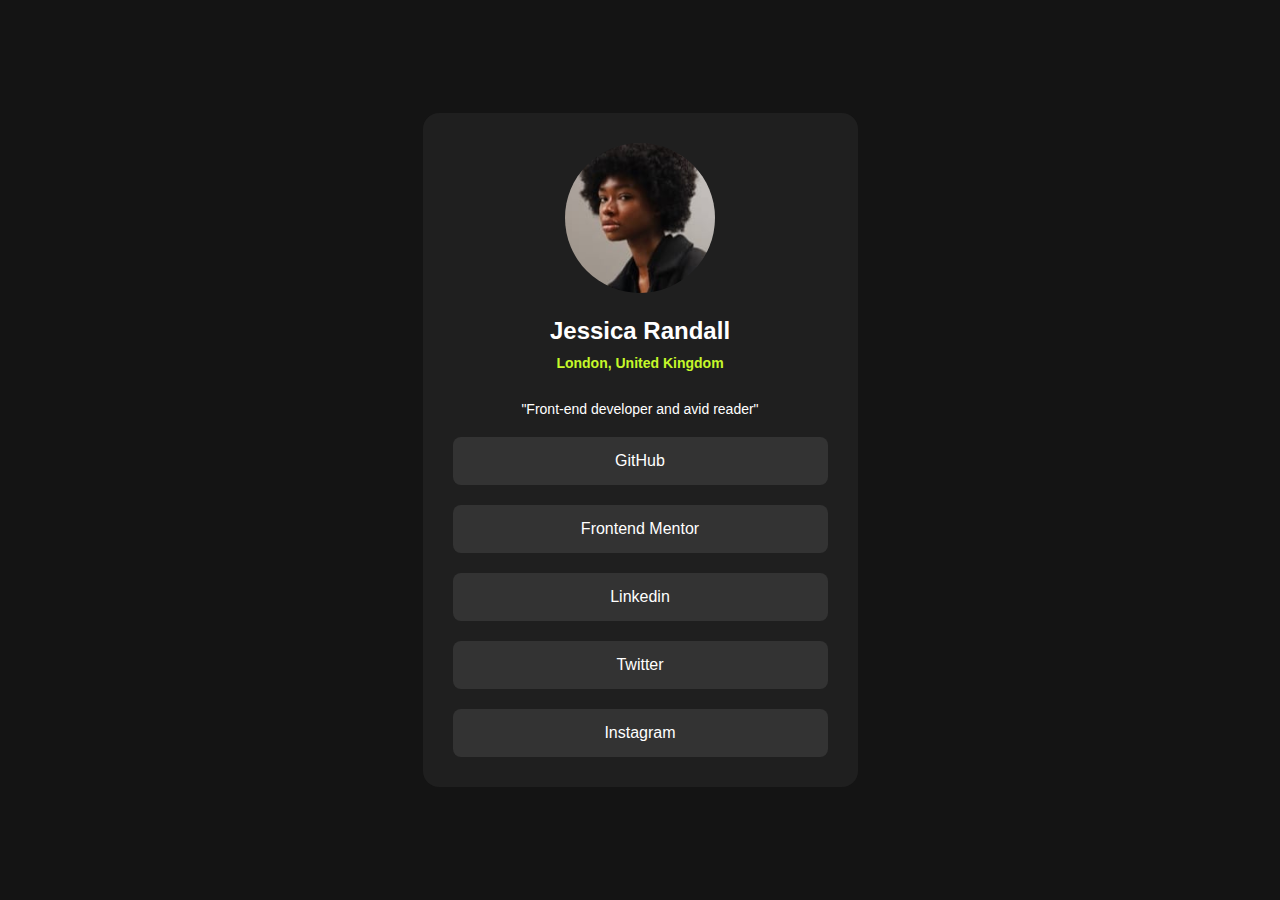
<file: semana-1/index.html>
<!DOCTYPE html>
<html lang="en">
    <head>
        <meta charset="UTF-8">
        <meta name="viewport" content="width=device-width, initial-scale=1.0">
        <title>Código 18 - Reto 1</title>
        <link rel="stylesheet" href="./css/style.css">
    </head>
    <body>
        <main>
            <div>
                <img src="./images/avatar-jessica.jpeg"
                alt="Imagen de perfil de Jessica Randasll"
                width="150"
                height="150"
                >
                <h1>Jessica Randall</h1>
                <h2>London, United Kingdom</h2>
                <p>"Front-end developer and avid reader"</p>
                <ul>
                    <li><a href="">GitHub</a></li>
                    <li><a href="">Frontend Mentor</a></li>
                    <li><a href="">Linkedin</a></li>
                    <li><a href="">Twitter</a></li>
                    <li><a href="">Instagram</a></li>
                </ul>
            </div>
        </main>
    </body>
</html>
</file>
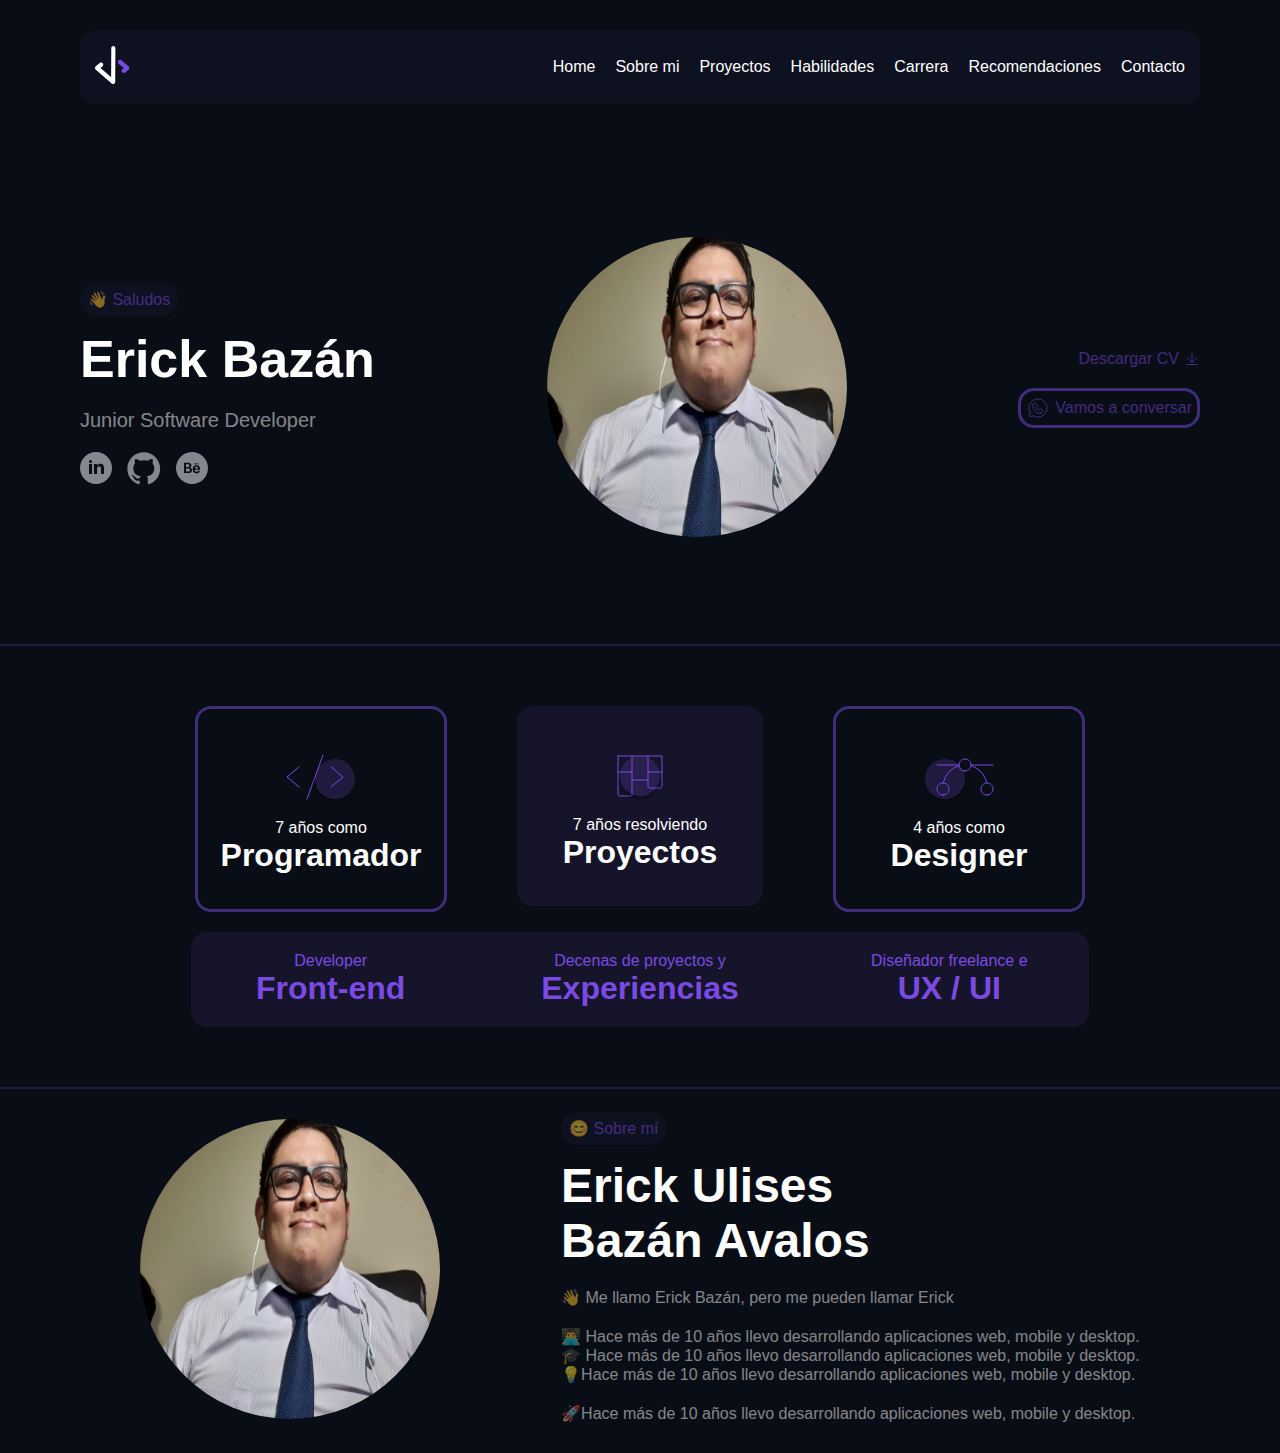
<file: semana-2/index.html>
<!DOCTYPE html>
<html lang="en">
    <head>
        <meta charset="UTF-8" />
        <meta name="viewport" content="width=device-width, initial-scale=1.0" />
        <title>Erick Bazán</title>
        <link rel="preconnect" href="https://fonts.googleapis.com" />
        <link rel="preconnect" href="https://fonts.gstatic.com" crossorigin />
        <link
            href="https://fonts.googleapis.com/css2?family=Raleway:wght@100;200;300;400;500;600;700;800;900&display=swap"
            rel="stylesheet"
        />
        <link rel="stylesheet" href="./css/style.css" />
    </head>
    <body>
        <nav>
            <div>
                <img src="./images/logo-1.svg" width="35" height="40" alt="" />
            </div>
            <div>
                <ul class="nav-list">
                    <li>
                        <a href="">Home</a>
                    </li>
                    <li>
                        <a href="">Sobre mi</a>
                    </li>
                    <li>
                        <a href="">Proyectos</a>
                    </li>
                    <li>
                        <a href="">Habilidades</a>
                    </li>
                    <li>
                        <a href="">Carrera</a>
                    </li>
                    <li>
                        <a href="">Recomendaciones</a>
                    </li>
                    <li>
                        <a href="">Contacto</a>
                    </li>
                </ul>
            </div>
        </nav>
        <main>
            <div>
                <span class="gretting">👋 Saludos</span>
                <h1 class="title">Erick Bazán</h1>
                <p class="description">Junior Software Developer</p>
                <div class="social-links">
                    <a href="">
                        <img src="./images/linkedin.svg" alt="Linkedin" />
                    </a>
                    <a href="">
                        <img src="./images/github_2.svg" alt="" />
                    </a>
                    <a href="">
                        <img src="./images/behance.svg" alt="" />
                    </a>
                </div>
            </div>
            <div class="container-profile">
                <img
                    src="./images/profile.jpg"
                    width="300px"
                    alt="Erick Bazán - Foto de perfil"
                />
            </div>
            <div class="container-contact">
                <a href=""
                    >Descargar CV <img src="./images/download.svg" alt=""
                /></a>
                <a href=""><img src="./images/whatsapp.svg" alt="">Vamos a conversar </a>
            </div>
        </main>
        <hr class="divider" />
        <section>
            <div class="container-cards">
                <div>
                    <img src="./images/code-icon.svg" alt="">
                    <p>7 años como</p>
                    <h5>Programador</h5>
                </div>
                <div>
                    <img src="./images/projects-icon.svg" alt="">
                    <p>7 años resolviendo</p>
                    <h5>Proyectos</h5>

                </div>
                <div>
                    <img src="images/design-icon.svg" alt="">
                    <p>4 años como </p>
                    <h5>Designer </h5>
                </div>
            </div>
            <div class="description-cards">
                <div>
                    <p>Developer</p>
                    <h5>Front-end</h5>
                </div>
                <div>
                    <p>Decenas de proyectos y</p>
                    <h5>Experiencias</h5>
                </div>
                <div>
                    <p>Diseñador freelance e</p>
                    <h5>UX / UI</h5>
                </div>
                    
                </div>
                
                
            </div>
        </section>
        <hr class="divider" />
        <section class="container-about-me">
            <div>
                <img
                    src="./images/profile.jpg"
                    width="300px"
                    alt="Erick Bazán - Foto de perfil"
                />
            </div>
            <div>
                <span class="gretting"> 😊 Sobre mí</span>
                <h2 class="mt-20">Erick Ulises</h2>
                <h2 class="mb-20">Bazán Avalos</h2>
                <p class="mb-20">
                    👋 Me llamo Erick Bazán, pero me pueden llamar Erick
                </p>
                <p> 👨‍💻 Hace más de 10 años llevo desarrollando aplicaciones web, mobile y desktop.</p>
                <p> 🎓 Hace más de 10 años llevo desarrollando aplicaciones web, mobile y desktop.</p>
                <p> 💡Hace más de 10 años llevo desarrollando aplicaciones web, mobile y desktop.</p>
                <p class="mt-20"> 🚀Hace más de 10 años llevo desarrollando aplicaciones web, mobile y desktop.</p>

            </div>
        </section>
    </body>
</html>
</file>
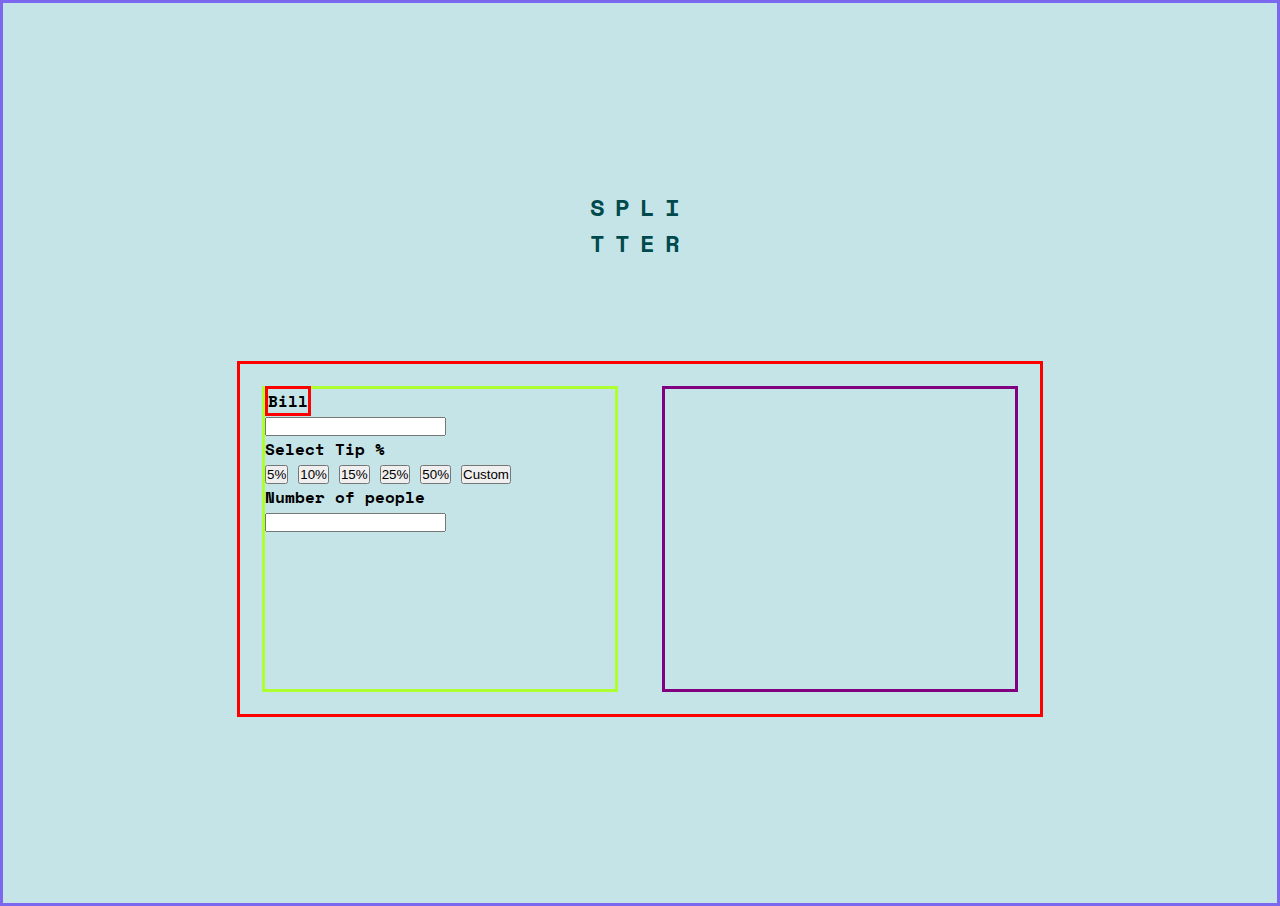
<file: semana-2-calculator/tip-calculator.html>
<!DOCTYPE html>
<html lang="en">
<head>
    <meta charset="UTF-8">
    <meta name="viewport" content="width=device-width, initial-scale=1.0">
    <title>Reto 2 - Tip calculator</title>
    <link rel="preconnect" href="https://fonts.googleapis.com" />
    <link rel="preconnect" href="https://fonts.gstatic.com" crossorigin />
    <link
        href="https://fonts.googleapis.com/css2?family=Space+Mono:wght@400;700&display=swap"
        rel="stylesheet"
    />
    <link rel="stylesheet" href="./css/style.css">
</head>
<body>
    <main>
        <div class="title">
            <h1>SPLI</h1>
            <h1>TTER</h1>
        </div>
        <div class="general">
            <div class="left-container">
                <form action="">
                    <label class="form-label" for="">Bill</label><br>
                    <input type="number" ><br>
                    <label for="">Select Tip %</label><br>
                    <button>5%</button>
                    <button>10%</button>
                    <button>15%</button>
                    <button>25%</button>
                    <button>50%</button>
                    <button>Custom</button><br>
                    <label for="">Number of people</label><br>
                    <input type="number" >


                </form>

            </div>
            <div class="right-container">

            </div>
        </div>
    </main>
</body>
</html>
</file>
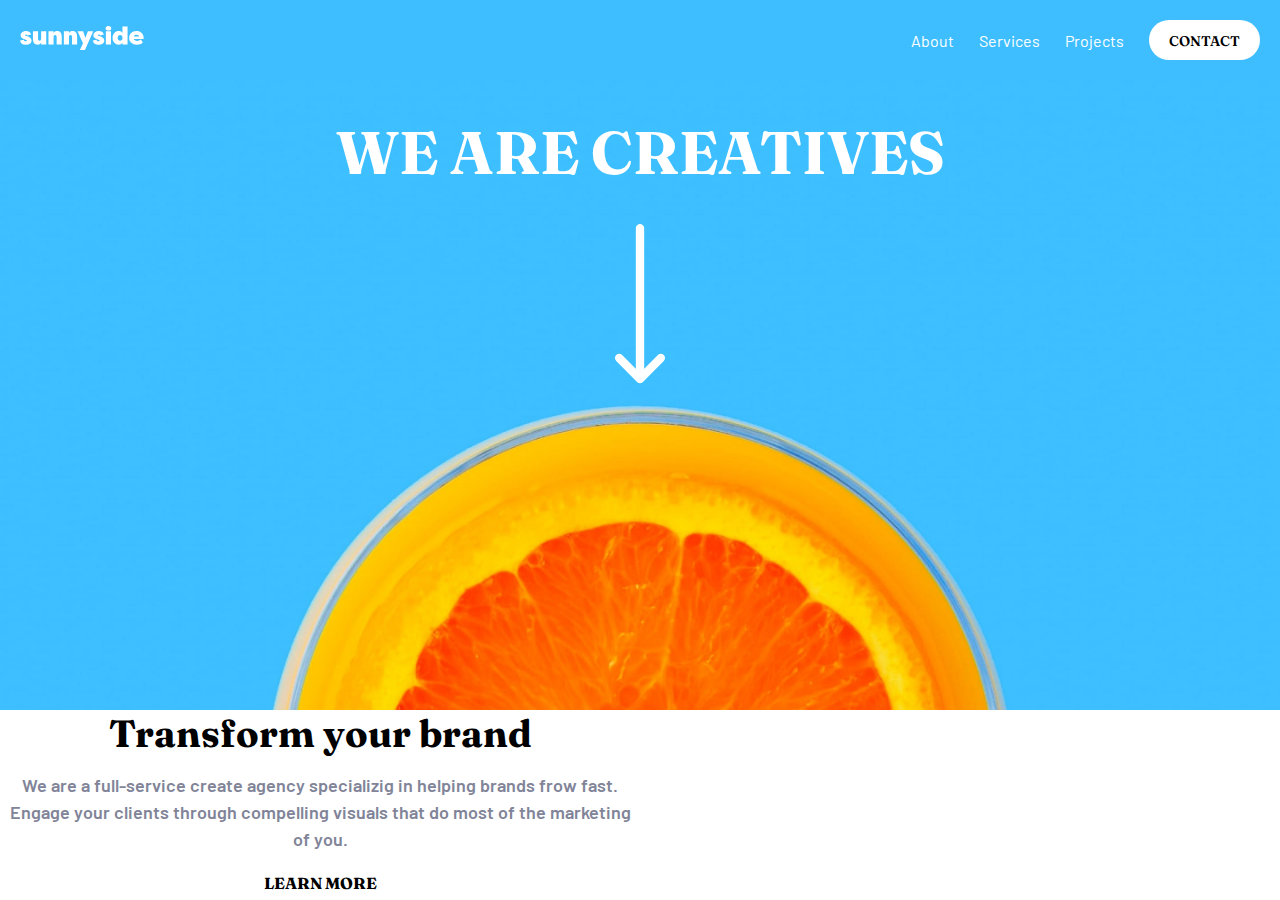
<file: semana-3/sunnysiude.html>
<!DOCTYPE html>
<html lang="en">
<head>
    <meta charset="UTF-8">
    <meta name="viewport" content="width=device-width, initial-scale=1.0">
    <title>Sunnyside Challenge</title>
    <link rel="preconnect" href="https://fonts.googleapis.com">
    <link rel="preconnect" href="https://fonts.gstatic.com" crossorigin>
    <link href="https://fonts.googleapis.com/css2?family=Barlow:ital,wght@0,100;0,200;0,300;0,400;0,500;0,600;0,700;0,800;0,900;1,100;1,200;1,300;1,400;1,500;1,600;1,700;1,800;1,900&family=Fraunces:ital,opsz,wght@0,9..144,100..900;1,9..144,100..900&display=swap" rel="stylesheet">
    <link rel="stylesheet" href="./css/style.css">
</head>
<body>
    <nav class="nav">
        <div>
            <img src="./assets/logo.svg" alt="">
        </div>
        <div>
            <div>
                <button class="btn-menu">
                    <img src="./assets/icon/icon-hamburger.svg" alt="">
                </button>                
            </div>
            <div>
                <ul class="menu">
                    <li><a href="">About</a></li>
                    <li><a href="">Services</a></li>
                    <li><a href="">Projects</a></li>
                    <li><a href="">Contact</a></li>

                </ul>
            </div>
        </div>
    </nav>
    <main>
        <h1>We are creatives</h1>
        <img class="arrow-down" src="./assets/icon/icon-arrow-down.svg" alt="">
    </main>
    <section class="section-egg">
        <div class="bg-egg"></div>
        <div class="text-center container-egg">
            <h2>Transform your brand</h2>
            <p class="font-barlow">
                We are a full-service create agency specializig in helping brands frow fast.
            </p>
            <p class="font-barlow">
                Engage your clients through compelling visuals that do most of the marketing of you.
            </p>
            <a href="" class="link">Learn more</a>
        </div>
    </section>
</body>
</html>
</file>
<file: semana-1/css/style.css>
* {
    margin: 0;
    padding: 0;
}

body {
    background-color: hsl(0, 0%, 8%);
    font-family: helvetica;
    color: white;
}

main {
    height: 100vh;
    display: flex;
    /* centrar de forma vertical*/
    align-items: center;
    /* centrar de forma horizontal*/
    justify-content: center;
}

div {
    background-color: hsl(0, 0%, 12%);
    width: 375px;
    padding: 30px;
    text-align: center;
    border-radius: 16px;
}

img {
    border-radius: 50%;
}

h1 {
    font-size: 24px;
    margin-top: 20px;
}

h2 {
    color:hsl(75, 94%, 57%);
    font-size: 14px;
    margin-top: 10px;
}

p {
    font-size: 14px;
    margin-top: 30px;
    margin-bottom: 20px;
}

ul {
    list-style: none;
}

ul > li > a {
    text-decoration: none;
    color: white;
    margin-top: 20px;
    background-color: hsl(0, 0%, 20%);
    padding: 15px;
    border-radius: 8px;
    display: block;
}

ul > li > a:hover {
    background-color: hsl(75, 94%, 57%);
    color: black;
}
</file>
<file: semana-2/css/style.css>
*{
    margin: 0;
    padding: 0;
}
/* 1em = 16 px */
body{
    font-family: "Roleway", sans-serif;
    background-color: #090E16;
    color: white;
}

.divider{
    border: solid 0.5px rgba(123, 74, 226, 0.2);
}

nav{
    /* border: solid red; */
    display: flex;
    justify-content: space-between; /* alineación horizontal*/
    background-color: rgba(123, 74, 226, 0.05);
    margin-top: 30px;
    margin-bottom: 30px;
    margin-left: 80px;
    margin-right: 80px;
    padding: 15px;
    border-radius: 16PX;
    align-items: center;
}

.nav-list {
    /* border: solid green; */
    display: flex;
    list-style: none;
    gap: 20px;
}

.nav-list > li > a {
    text-decoration: none;
    color: white;
}

.nav-list > li > a:hover {
    color: rgba(123, 74, 226, 0.5);
}

main{
    /* border: solid red; */
    height: 50vh;
    display: flex;
    justify-content: space-between;
    align-items: center;
    padding: 30px 80px;
    
}

.gretting{
    background-color: rgba(123, 74, 226, 0.05);
    color: rgba(123, 74, 226, 0.5);
    padding: 8px;
    border-radius: 16px;
}

.title{
    font-size: 52px;
    margin-top: 20px;
    margin-bottom: 20px;
}

.description{
    font-size: 20px;
    color: rgba(255, 255, 255, 0.5);
    font-weight: 300;
    margin-bottom: 20px;
}

.social-links{
    display: flex;
    gap: 15px;
    align-items: center;
}

.container-profile > img{
    width: 300px;
    height: 300px;
    border-radius: 50%;
}

.container-contact{
    display: flex;
    flex-direction: column;
    gap: 20px;
    align-items: end;

}

.container-contact > a{
    text-decoration: none;
    color: rgba(123, 74, 226, 0.5);
}

.container-contact > a:first-child{
    /* border: solid red; */
    display: flex;
    align-items: center;
    gap: 5px;
}

.container-contact > a:last-child{
    border: rgba(123, 74, 226, 0.5) solid;
    display: flex;
    align-items: center;
    gap: 5px;
    padding: 5px;
    border-radius: 16px;

}


.container-cards{
    display: flex;
    justify-content: center;
    /* border: solid red; */
    margin-top: 60px;
    margin-bottom: 20px;
    gap: 70px;
    

}


.container-cards > div {
    text-align: center;
    border: solid rgba(123, 74, 226, 0.5);
    display: flex;
    flex-direction: column;
    justify-content: center;
    align-items: center;
    width: 246px;
    height: 200px;
    border-radius: 16px;
}

.container-cards > div > p{
    font-weight: 300;
    margin-top: 10px;
}

.container-cards > div > h5{
    font-size: 32px;
    font-weight: bold;
}

.container-cards > div:nth-child(2) {
    background-color: rgba(123, 74, 226, 0.1);
    border: none;
}

.description-cards{
    /* border: solid red; */
    display: flex;
    justify-content: center;
    gap: 70px;
    background-color: rgba(123, 74, 226, 0.1);
    width: 858px;
    margin: auto;
    padding: 20px;
    /* margin-top: 40px; */
    margin-bottom: 60px;
    border-radius: 16px;
    color: #7b4ae2 ;
}

.description-cards > div {
    text-align: center;
    /* border: solid rgba(123, 74, 226, 0.5); */
    display: flex;
    flex-direction: column;
    justify-content: center;
    align-items: center;
    width: 246px;
    /* height: 100px; */
    
}

.description-cards > div > p{
    font-weight: 300;
    /* margin-top: 10px; */
}

.description-cards > div > h5{
    font-size: 32px;
    font-weight: bold;
    
}

.container-about-me{
    display: flex;
    justify-content: space-around;
    padding: 30px 80px;
}

.container-about-me > div > img {
    width: 300px;
    height: 300px;
    border-radius: 50%;
}

.mt-20{
    margin-top: 20px;
}

.mb-20{
    margin-bottom: 20px;
}

.container-about-me > div > h2 {
    font-size: 48px;
}

.container-about-me > div > p {
    color: rgba(255, 255, 255, 0.5);
}
</file>
<file: semana-2-calculator/css/style.css>
*{
    margin: 0;
    padding: 0;
}

body{
    background-color: hsl(185, 41%, 84%);
    font-family: "Space Mono", sans-serif;
    font-weight: 700;

}

h1{
    /* border: solid blue; */
    text-align: center;
    letter-spacing: 10px;
    font-size: 24px;
    color: hsl(183, 100%, 15%);
}

main{
    height: 100vh;
    display: flex;
    flex-direction: column;
    justify-content: center ;
    align-items: center;
    border: solid mediumslateblue;
}

.title{
    margin-bottom: 100px;

}

.general{
    border: solid red;
    height: 350px;
    width: 800px;
    display: flex;
    justify-content: space-around;
    align-items: center;
}

.left-container{
    border: solid greenyellow;
    width: 350px;
    height: 300px;
}

.form-label{
    border: solid red;
    width: 1500px;
}

.right-container{
    border: solid purple;
    width: 350px;
    height: 300px;
}
</file>
<file: semana-3/css/style.css>
*{
    margin: 0;
    padding: 0;
    box-sizing: border-box;
}

body{
    font-family: "Fraunces", sans-serif;

}

.font-barlow{
    font-family: "Barlow", sans-serif;
    font-weight: 600;
}

.text-center{
    text-align: center;
}

.nav{
    background-color: rgb(62, 190, 255) ;
    display: flex;
    justify-content: space-between;
    align-items: center;
    padding: 20px;
}

.btn-menu {
    background-color: transparent;
    border: none;
    cursor: pointer;
}

.menu{
    display: none;

}

main{
    background: url(../assets/mobile/image-header.jpg);
    background-repeat: no-repeat;
    background-position: center;
    background-size: cover;/*foto agrende */
    height: 70vh;
}

h1{
    color: #fff;
    text-align: center;
    text-transform: uppercase;
    font-size: 60px;
    padding-top: 35px;
}

.arrow-down {
    display: block;
    margin: auto;
    height: 160px;
    margin-top: 35px;
}

.bg-egg{
    background: url(../assets/mobile/image-transform.jpg);
    background-repeat: no-repeat;
    background-position: center;
    background-size: cover;/*foto agrende */
    height: 50vh;
}

.container-egg{
    height: 50vh;
    display: flex;
    flex-direction: column;
    justify-content: center;
    padding: 16px;
}

.container-egg > h2 {
    font-size: 38px;
    margin-bottom: 15px;

}

.container-egg > p {
    font-size: 18px;
    line-height: 1.5;
    color: hsl(232, 10%, 55%);
    
}

.link{
    text-transform: uppercase;
    margin-top: 20px;
    display: block;
    font-weight: bold;
    color: black;
    text-decoration: none;
}

@media (min-width: 640px){

}

@media (min-width: 768px){

}

@media (min-width: 1024px){

}

@media (min-width: 1280px){
    main{
        background: url("../assets/desktop/image-header.jpg");
        background-repeat: no-repeat;
        background-position: center;
        background-size: cover;
    }

    .btn-menu{
        display: none;
    }

    .menu{
        display: flex;
        gap: 25px;
        align-items: center;
        list-style: none;
        font-family: "Barlow", sans-serif;
    }

    .menu > li > a {
        text-decoration: none;
        color: white;
    }

    .menu > li:last-child{
        background-color: white;
        padding: 10px 20px;
        border-radius: 24px;
    }

    .menu > li:last-child >a{
        color: black;
        font-family: "Fraunces";
        text-transform: uppercase;
        font-weight: 600;
        font-size: 14px;
    }

    .section-egg{
        display: flex;
        flex-direction: row-reverse;
    }

    .bg-egg{
        width: 50%;
        flex: 1;
        height: 100%;
    }

    .container-egg{
        flex: 1;
        padding: 0;
        height: 100%;
    }

}

@media (min-width: 1536px){
    
}
</file>
